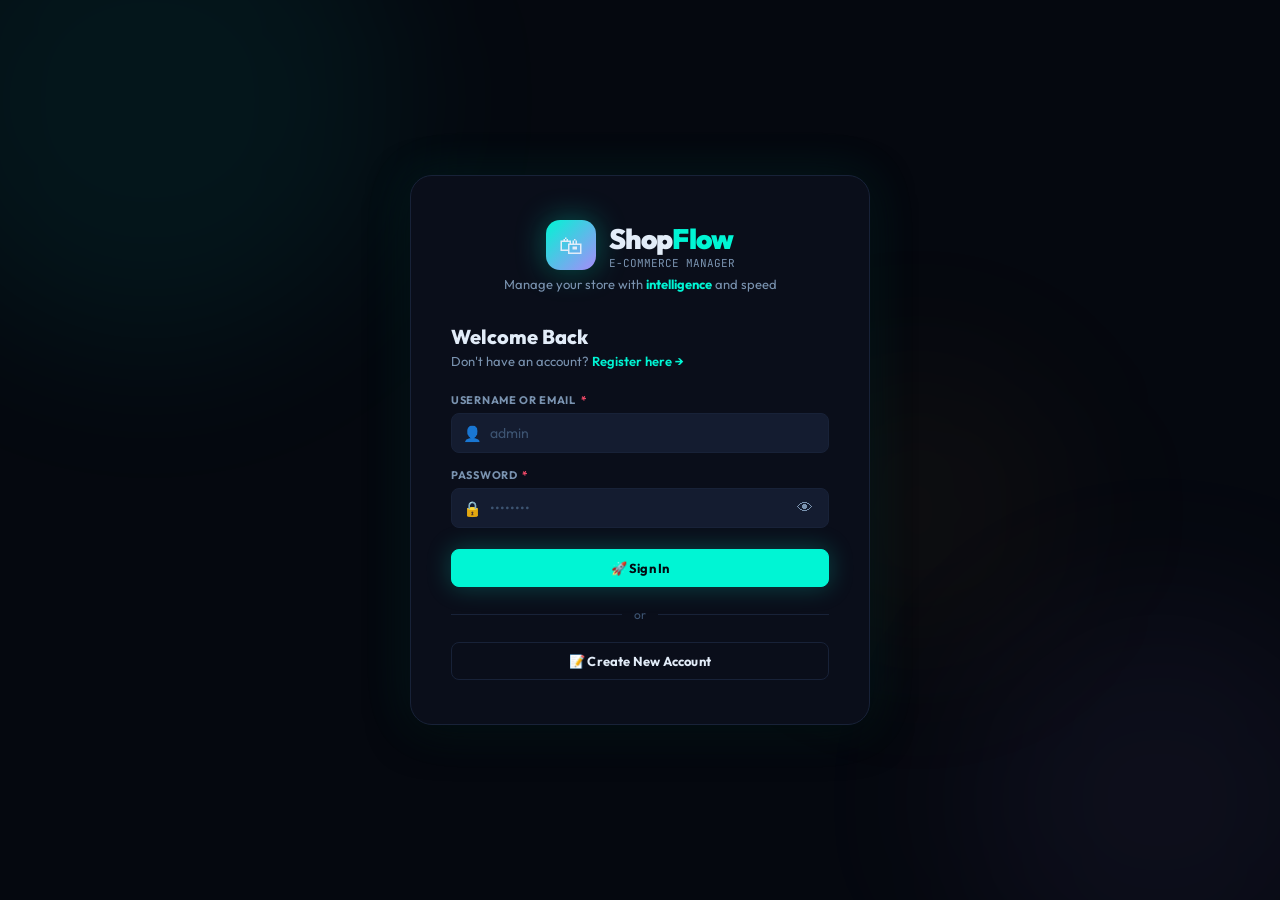
<file: shopflow.html>
<!DOCTYPE html>
<html lang="en">
<head>
<meta charset="UTF-8"/>
<meta name="viewport" content="width=device-width,initial-scale=1.0"/>
<title>ShopFlow — E-Commerce Manager</title>
<link rel="preconnect" href="https://fonts.googleapis.com"/>
<link href="https://fonts.googleapis.com/css2?family=Outfit:wght@300;400;500;600;700;800;900&family=JetBrains+Mono:wght@400;500;600&display=swap" rel="stylesheet"/>
<style>
/* ═══════════════════════════════════════════════
   ROOT VARIABLES
═══════════════════════════════════════════════ */
:root{
  --ink:#05080f;
  --ink2:#0a0e1a;
  --ink3:#0f1526;
  --ink4:#141c30;
  --ink5:#19243b;
  --ink6:#1f2d47;
  --teal:#00f5d4;
  --teal-d:rgba(0,245,212,.12);
  --teal-dd:rgba(0,245,212,.06);
  --amber:#ffb830;
  --rose:#ff4d6d;
  --emerald:#00e676;
  --violet:#a78bfa;
  --sky:#38bdf8;
  --txt:#e2ecf8;
  --txt2:#7a93b0;
  --txt3:#3d5472;
  --bdr:#182238;
  --bdr2:rgba(0,245,212,.22);
  --shd:0 8px 40px rgba(0,0,0,.5);
  --glow:0 0 50px rgba(0,245,212,.1);
  --r:8px;--r2:14px;--r3:22px;
  --f:'Outfit',sans-serif;
  --mono:'JetBrains Mono',monospace;
  --ease:cubic-bezier(.4,0,.2,1);
}

/* ═══════════════════════════════════════════════
   RESET & BASE
═══════════════════════════════════════════════ */
*,*::before,*::after{box-sizing:border-box;margin:0;padding:0}
html{scroll-behavior:smooth;font-size:15px}
body{font-family:var(--f);background:var(--ink);color:var(--txt);min-height:100vh;
  overflow-x:hidden;
  background-image:
    radial-gradient(ellipse 80% 50% at 20% 0%,rgba(0,245,212,.04) 0%,transparent 60%),
    radial-gradient(ellipse 60% 70% at 90% 100%,rgba(167,139,250,.04) 0%,transparent 60%),
    url("data:image/svg+xml,%3Csvg width='60' height='60' viewBox='0 0 60 60' xmlns='http://www.w3.org/2000/svg'%3E%3Cg fill='none' fill-rule='evenodd'%3E%3Cg fill='%23182238' fill-opacity='0.25'%3E%3Cpath d='M36 34v-4h-2v4h-4v2h4v4h2v-4h4v-2h-4zm0-30V0h-2v4h-4v2h4v4h2V6h4V4h-4zM6 34v-4H4v4H0v2h4v4h2v-4h4v-2H6zM6 4V0H4v4H0v2h4v4h2V6h4V4H6z'/%3E%3C/g%3E%3C/g%3E%3C/svg%3E");
}

/* ═══════════════════════════════════════════════
   PAGE SYSTEM
═══════════════════════════════════════════════ */
.page{display:none;min-height:100vh}
.page.active{display:flex}

/* ═══════════════════════════════════════════════
   AUTH PAGES (LOGIN + REGISTER)
═══════════════════════════════════════════════ */
#page-login,#page-register{
  align-items:center;justify-content:center;
  background:var(--ink);
  position:relative;overflow:hidden;
}

/* Animated background orbs */
.orb{position:absolute;border-radius:50%;filter:blur(80px);pointer-events:none;animation:drift 8s ease-in-out infinite alternate;}
.orb1{width:500px;height:500px;background:rgba(0,245,212,.06);top:-150px;left:-100px;animation-delay:0s}
.orb2{width:400px;height:400px;background:rgba(167,139,250,.05);bottom:-100px;right:-80px;animation-delay:-3s}
.orb3{width:300px;height:300px;background:rgba(255,184,48,.04);top:40%;left:60%;animation-delay:-5s}
@keyframes drift{from{transform:translate(0,0) scale(1)}to{transform:translate(30px,20px) scale(1.05)}}

/* Auth Card */
.auth-card{
  position:relative;z-index:10;
  background:var(--ink2);
  border:1px solid var(--bdr);
  border-radius:var(--r3);
  padding:44px 40px;
  width:100%;max-width:460px;
  box-shadow:var(--shd),var(--glow);
  animation:slideUp .4s var(--ease) both;
}
@keyframes slideUp{from{opacity:0;transform:translateY(24px)}to{opacity:1;transform:none}}

/* Logo */
.auth-logo{display:flex;align-items:center;justify-content:center;gap:13px;margin-bottom:6px}
.logo-gem{
  width:50px;height:50px;border-radius:14px;
  background:linear-gradient(135deg,var(--teal),var(--violet));
  display:flex;align-items:center;justify-content:center;font-size:24px;
  box-shadow:0 0 30px rgba(0,245,212,.35),0 4px 15px rgba(0,0,0,.4);
  flex-shrink:0;
}
.logo-text-big{font-size:28px;font-weight:900;letter-spacing:-.8px}
.logo-text-big span{color:var(--teal)}
.auth-tagline{text-align:center;font-size:13px;color:var(--txt2);margin-bottom:32px}
.auth-tagline strong{color:var(--teal)}

/* Auth form title */
.auth-heading{font-size:20px;font-weight:800;margin-bottom:4px}
.auth-sub{font-size:13px;color:var(--txt2);margin-bottom:24px}
.auth-sub a{color:var(--teal);cursor:pointer;text-decoration:none;font-weight:600}
.auth-sub a:hover{text-decoration:underline}

/* Divider */
.divider{display:flex;align-items:center;gap:12px;margin:20px 0;color:var(--txt3);font-size:12px}
.divider::before,.divider::after{content:'';flex:1;height:1px;background:var(--bdr)}

/* Alert */
.alert{border-radius:var(--r);padding:11px 14px;font-size:13px;margin-bottom:16px;display:none;
  animation:fadeIn .2s ease}
.alert.show{display:flex;align-items:center;gap:9px}
.alert.err{background:rgba(255,77,109,.1);border:1px solid rgba(255,77,109,.3);color:var(--rose)}
.alert.ok{background:rgba(0,230,118,.1);border:1px solid rgba(0,230,118,.3);color:var(--emerald)}
@keyframes fadeIn{from{opacity:0}to{opacity:1}}

/* ═══════════════════════════════════════════════
   FORM ELEMENTS
═══════════════════════════════════════════════ */
.fg{margin-bottom:15px;position:relative}
.lbl{display:block;font-size:11px;font-weight:700;letter-spacing:.7px;text-transform:uppercase;
  color:var(--txt2);margin-bottom:6px}
.req{color:var(--rose);margin-left:2px}
.inp-wrap{position:relative}
.inp-ico{position:absolute;left:12px;top:50%;transform:translateY(-50%);
  font-size:15px;pointer-events:none;z-index:1}
.fc{width:100%;background:var(--ink4);border:1.5px solid var(--bdr);border-radius:var(--r);
  color:var(--txt);font-family:var(--f);font-size:14px;padding:10px 14px;
  transition:.2s var(--ease);outline:none;appearance:none}
.fc.has-ico{padding-left:38px}
.fc:focus{border-color:var(--teal);box-shadow:0 0 0 3px rgba(0,245,212,.1)}
.fc::placeholder{color:var(--txt3)}
.fc.error{border-color:var(--rose);box-shadow:0 0 0 3px rgba(255,77,109,.1)}
.fc.success{border-color:var(--emerald)}
select.fc{cursor:pointer}
textarea.fc{resize:vertical;min-height:82px}
.ferr{font-size:11px;color:var(--rose);margin-top:4px;display:none}
.ferr.show{display:block}
.fhint{font-size:11px;color:var(--txt3);margin-top:4px}
.fgrid2{display:grid;grid-template-columns:1fr 1fr;gap:13px}
.fgrid3{display:grid;grid-template-columns:1fr 1fr 1fr;gap:13px}

/* Toggle password */
.pw-toggle{position:absolute;right:12px;top:50%;transform:translateY(-50%);
  background:none;border:none;cursor:pointer;color:var(--txt2);font-size:16px;
  padding:4px;transition:.2s}
.pw-toggle:hover{color:var(--txt)}

/* Password strength */
.pw-strength{margin-top:6px}
.pw-bar-wrap{display:flex;gap:4px;margin-bottom:4px}
.pw-bar{height:3px;flex:1;border-radius:2px;background:var(--bdr);transition:.3s}
.pw-label{font-size:11px;color:var(--txt2)}

/* ═══════════════════════════════════════════════
   BUTTONS
═══════════════════════════════════════════════ */
.btn{display:inline-flex;align-items:center;justify-content:center;gap:8px;
  padding:10px 20px;border-radius:var(--r);font-family:var(--f);font-size:13px;
  font-weight:700;cursor:pointer;transition:all .2s var(--ease);border:1.5px solid transparent;
  white-space:nowrap;letter-spacing:.2px;text-decoration:none}
.btn-full{width:100%}
.btn-primary{background:var(--teal);color:#030b12;border-color:var(--teal);
  box-shadow:0 0 25px rgba(0,245,212,.25)}
.btn-primary:hover{background:#1af8da;box-shadow:0 0 40px rgba(0,245,212,.4);transform:translateY(-1px)}
.btn-primary:active{transform:none}
.btn-secondary{background:transparent;color:var(--txt);border-color:var(--bdr)}
.btn-secondary:hover{background:var(--ink6);border-color:var(--txt2)}
.btn-danger{background:rgba(255,77,109,.1);color:var(--rose);border-color:rgba(255,77,109,.3)}
.btn-danger:hover{background:var(--rose);color:#fff}
.btn-warn{background:rgba(255,184,48,.1);color:var(--amber);border-color:rgba(255,184,48,.3)}
.btn-warn:hover{background:var(--amber);color:#030b12}
.btn-success{background:rgba(0,230,118,.1);color:var(--emerald);border-color:rgba(0,230,118,.3)}
.btn-success:hover{background:var(--emerald);color:#030b12}
.btn-sm{padding:6px 13px;font-size:12px}
.btn-icon{padding:7px;min-width:32px}
.btn:disabled{opacity:.4;cursor:not-allowed;transform:none!important;box-shadow:none!important}
.btn-loading{position:relative;color:transparent!important}
.btn-loading::after{content:'';position:absolute;width:16px;height:16px;border:2px solid currentColor;
  border-color:#030b12 transparent #030b12 transparent;border-radius:50%;
  animation:spin .6s linear infinite;top:50%;left:50%;margin:-8px}
@keyframes spin{to{transform:rotate(360deg)}}

/* ═══════════════════════════════════════════════
   DASHBOARD LAYOUT
═══════════════════════════════════════════════ */
#page-dashboard{flex-direction:row}
.sidebar{
  width:262px;flex-shrink:0;background:var(--ink2);
  border-right:1px solid var(--bdr);
  display:flex;flex-direction:column;
  position:fixed;top:0;bottom:0;left:0;z-index:200;
  transition:transform .3s var(--ease);
}
.sb-logo{padding:22px 18px 18px;border-bottom:1px solid var(--bdr);
  display:flex;align-items:center;gap:12px}
.sb-gem{width:38px;height:38px;border-radius:11px;
  background:linear-gradient(135deg,var(--teal),var(--violet));
  display:flex;align-items:center;justify-content:center;font-size:19px;
  box-shadow:0 0 20px rgba(0,245,212,.25);flex-shrink:0}
.sb-brand{font-size:17px;font-weight:900;letter-spacing:-.5px}
.sb-brand span{color:var(--teal)}
.sb-ver{font-size:10px;font-family:var(--mono);color:var(--txt3);letter-spacing:.8px}
.sb-nav{flex:1;padding:14px 10px;overflow-y:auto}
.sb-sec{font-size:10px;font-weight:800;letter-spacing:2px;text-transform:uppercase;
  color:var(--txt3);padding:8px 10px 4px;margin-top:6px}
.nav-item{display:flex;align-items:center;gap:11px;padding:9px 12px;border-radius:var(--r);
  cursor:pointer;color:var(--txt2);font-size:14px;font-weight:600;margin-bottom:2px;
  transition:all .18s var(--ease);border:1.5px solid transparent;user-select:none}
.nav-item:hover{background:var(--ink5);color:var(--txt)}
.nav-item.active{background:var(--teal-d);color:var(--teal);border-color:var(--bdr2);
  box-shadow:inset 3px 0 0 var(--teal)}
.nav-item .n-ico{font-size:17px;width:22px;text-align:center;flex-shrink:0}
.nav-item .n-badge{margin-left:auto;background:var(--teal);color:#030b12;
  font-size:10px;font-weight:800;padding:1px 7px;border-radius:20px}
.sb-footer{padding:14px 10px;border-top:1px solid var(--bdr)}

/* User card in sidebar */
.user-chip{background:var(--ink3);border:1px solid var(--bdr);border-radius:var(--r);
  padding:10px 12px;display:flex;align-items:center;gap:10px}
.user-av{width:36px;height:36px;border-radius:50%;
  background:linear-gradient(135deg,var(--teal),var(--violet));
  display:flex;align-items:center;justify-content:center;
  font-size:15px;font-weight:800;color:#030b12;flex-shrink:0}
.user-name{font-size:13px;font-weight:700;line-height:1.2;max-width:120px;
  white-space:nowrap;overflow:hidden;text-overflow:ellipsis}
.user-role{font-size:10px;color:var(--teal);font-family:var(--mono);text-transform:uppercase;letter-spacing:.5px}
.logout-ico{margin-left:auto;background:none;border:none;cursor:pointer;
  color:var(--txt3);font-size:18px;padding:4px;transition:.2s;border-radius:4px}
.logout-ico:hover{color:var(--rose);background:rgba(255,77,109,.1)}

/* Mini stats in sidebar bottom */
.sb-stats{display:grid;grid-template-columns:1fr 1fr;gap:6px;margin-bottom:10px}
.sb-stat{background:var(--ink3);border:1px solid var(--bdr);border-radius:var(--r);
  padding:8px;text-align:center}
.sb-stat-v{font-size:17px;font-weight:800;color:var(--teal)}
.sb-stat-l{font-size:10px;color:var(--txt3)}

/* Main area */
.main-area{margin-left:262px;flex:1;display:flex;flex-direction:column;min-height:100vh}
.topbar{background:var(--ink2);border-bottom:1px solid var(--bdr);height:62px;
  display:flex;align-items:center;justify-content:space-between;padding:0 28px;
  position:sticky;top:0;z-index:100}
.tb-left{display:flex;align-items:center;gap:12px}
.tb-title{font-size:19px;font-weight:800;letter-spacing:-.3px}
.tb-chip{font-family:var(--mono);font-size:10px;background:var(--teal-d);color:var(--teal);
  border:1px solid var(--bdr2);padding:3px 10px;border-radius:20px;letter-spacing:.4px}
.tb-right{display:flex;align-items:center;gap:10px}
.content{padding:28px;flex:1}

/* ── VIEWS ── */
.view{display:none;animation:viewIn .22s var(--ease)}
.view.active{display:block}
@keyframes viewIn{from{opacity:0;transform:translateY(10px)}to{opacity:1;transform:none}}

/* ═══════════════════════════════════════════════
   DASHBOARD STATS
═══════════════════════════════════════════════ */
.stats-grid{display:grid;grid-template-columns:repeat(4,1fr);gap:18px;margin-bottom:24px}
.stat-card{background:var(--ink3);border:1px solid var(--bdr);border-radius:var(--r2);
  padding:22px;position:relative;overflow:hidden;transition:all .2s var(--ease)}
.stat-card:hover{transform:translateY(-2px);border-color:var(--teal);box-shadow:var(--glow)}
.stat-card::before{content:'';position:absolute;top:0;left:0;right:0;height:2px}
.stat-card.c1::before{background:linear-gradient(90deg,var(--teal),transparent)}
.stat-card.c2::before{background:linear-gradient(90deg,var(--emerald),transparent)}
.stat-card.c3::before{background:linear-gradient(90deg,var(--amber),transparent)}
.stat-card.c4::before{background:linear-gradient(90deg,var(--violet),transparent)}
.stat-ico{font-size:24px;margin-bottom:12px}
.stat-val{font-size:30px;font-weight:900;margin-bottom:3px;letter-spacing:-1px}
.stat-lbl{font-size:12px;color:var(--txt2);font-weight:500}

/* ═══════════════════════════════════════════════
   CARDS & PANELS
═══════════════════════════════════════════════ */
.card{background:var(--ink3);border:1px solid var(--bdr);border-radius:var(--r2);padding:22px}
.card-hd{display:flex;align-items:center;justify-content:space-between;margin-bottom:18px}
.card-title{font-size:14px;font-weight:700;display:flex;align-items:center;gap:8px}

/* ═══════════════════════════════════════════════
   SEARCH BAR
═══════════════════════════════════════════════ */
.search-row{display:grid;grid-template-columns:1fr 120px 120px 150px auto;
  gap:10px;align-items:end;margin-bottom:18px}
.si-wrap{position:relative}
.si-ico{position:absolute;left:11px;top:50%;transform:translateY(-50%);
  color:var(--txt3);font-size:14px;pointer-events:none}
.si-wrap .fc{padding-left:34px}

/* ═══════════════════════════════════════════════
   PRODUCT TABLE
═══════════════════════════════════════════════ */
.tbl-wrap{overflow-x:auto;border-radius:var(--r);border:1px solid var(--bdr)}
table{width:100%;border-collapse:collapse;font-size:13px}
thead tr{background:var(--ink4);border-bottom:1px solid var(--bdr)}
th{padding:11px 15px;text-align:left;font-size:11px;font-weight:700;text-transform:uppercase;
  letter-spacing:1px;color:var(--txt2);white-space:nowrap}
td{padding:12px 15px;border-bottom:1px solid var(--bdr);vertical-align:middle}
tbody tr:last-child td{border-bottom:none}
tbody tr{transition:.15s}
tbody tr:hover{background:var(--ink4)}
.pname{font-weight:700;color:var(--txt)}
.psku{font-family:var(--mono);font-size:10px;color:var(--txt3);margin-top:2px}
.pcell{display:flex;align-items:center;gap:10px}
.pthumb{width:40px;height:40px;border-radius:var(--r);background:var(--ink5);
  display:flex;align-items:center;justify-content:center;font-size:20px;flex-shrink:0;
  overflow:hidden}
.pthumb img{width:100%;height:100%;object-fit:cover}
.price-val{font-family:var(--mono);font-weight:700;color:var(--teal)}
.badge{display:inline-flex;align-items:center;gap:4px;padding:2px 9px;border-radius:20px;
  font-size:11px;font-weight:700}
.badge-active{background:rgba(0,230,118,.1);color:var(--emerald);border:1px solid rgba(0,230,118,.25)}
.badge-inactive{background:rgba(122,147,176,.1);color:var(--txt2);border:1px solid rgba(122,147,176,.2)}
.badge-cat{background:var(--teal-d);color:var(--teal);border:1px solid var(--bdr2)}
.stock-cell{display:flex;align-items:center;gap:6px;font-family:var(--mono);font-size:12px}
.sdot{width:7px;height:7px;border-radius:50%;flex-shrink:0}
.sdot.hi{background:var(--emerald)}
.sdot.md{background:var(--amber)}
.sdot.lo{background:var(--rose);animation:blink 1.4s infinite}
@keyframes blink{0%,100%{opacity:1}50%{opacity:.3}}
.acts{display:flex;gap:5px}

/* ═══════════════════════════════════════════════
   PAGINATION
═══════════════════════════════════════════════ */
.pag{display:flex;align-items:center;justify-content:space-between;
  margin-top:18px;padding-top:15px;border-top:1px solid var(--bdr)}
.pag-info{font-size:12px;color:var(--txt2);font-family:var(--mono)}
.pag-info strong{color:var(--teal)}
.pag-btns{display:flex;gap:3px}
.pg{width:32px;height:32px;display:flex;align-items:center;justify-content:center;
  border-radius:var(--r);font-size:13px;font-weight:700;cursor:pointer;transition:.15s;
  border:1px solid var(--bdr);background:var(--ink3);color:var(--txt2);user-select:none}
.pg:hover:not([disabled]):not(.active){background:var(--ink5);color:var(--txt)}
.pg.active{background:var(--teal);color:#030b12;border-color:var(--teal)}
.pg[disabled]{opacity:.3;cursor:not-allowed}

/* ═══════════════════════════════════════════════
   MODALS
═══════════════════════════════════════════════ */
.overlay{position:fixed;inset:0;z-index:1000;background:rgba(0,0,0,.8);
  backdrop-filter:blur(6px);display:flex;align-items:center;justify-content:center;
  opacity:0;pointer-events:none;transition:.22s var(--ease)}
.overlay.on{opacity:1;pointer-events:all}
.modal{background:var(--ink2);border:1px solid var(--bdr);border-radius:var(--r3);
  width:90%;max-width:680px;max-height:92vh;overflow-y:auto;
  box-shadow:var(--shd);transform:translateY(18px) scale(.97);transition:.25s var(--ease)}
.overlay.on .modal{transform:none}
.modal.wide{max-width:820px}
.modal.sm{max-width:440px}
.mhd{padding:20px 24px;border-bottom:1px solid var(--bdr);display:flex;
  align-items:center;justify-content:space-between;
  position:sticky;top:0;background:var(--ink2);z-index:1}
.m-title{font-size:16px;font-weight:800}
.m-close{width:30px;height:30px;border-radius:var(--r);background:var(--ink5);
  border:1px solid var(--bdr);color:var(--txt2);cursor:pointer;display:flex;
  align-items:center;justify-content:center;font-size:16px;transition:.2s}
.m-close:hover{background:var(--rose);color:#fff;border-color:var(--rose)}
.mbody{padding:24px}
.mfoot{padding:14px 24px;border-top:1px solid var(--bdr);display:flex;justify-content:flex-end;gap:10px}
/* confirm */
.conf-ico{font-size:54px;text-align:center;margin-bottom:10px}
.conf-t{font-size:19px;font-weight:800;text-align:center;margin-bottom:8px}
.conf-s{font-size:14px;color:var(--txt2);text-align:center;line-height:1.6}

/* ═══════════════════════════════════════════════
   IMAGE UPLOAD
═══════════════════════════════════════════════ */
.img-area{border:2px dashed var(--bdr);border-radius:var(--r2);padding:24px;
  text-align:center;cursor:pointer;transition:.2s;position:relative;
  display:flex;align-items:center;justify-content:center;flex-direction:column;gap:7px;min-height:90px}
.img-area:hover,.img-area.over{border-color:var(--teal);background:var(--teal-dd)}
.img-area input{position:absolute;inset:0;opacity:0;cursor:pointer;width:100%;height:100%}
.img-area input[type=file]{font-size:0}
.img-thumb-wrap{position:relative;display:inline-block}
.img-thumb{max-width:100px;max-height:100px;border-radius:var(--r);object-fit:cover}
.img-rm{position:absolute;top:-8px;right:-8px;width:22px;height:22px;border-radius:50%;
  background:var(--rose);color:#fff;border:none;cursor:pointer;font-size:12px;
  display:flex;align-items:center;justify-content:center;font-weight:900;line-height:1}

/* ═══════════════════════════════════════════════
   BULK UPLOAD
═══════════════════════════════════════════════ */
.bulk-zone{border:2px dashed var(--bdr);border-radius:var(--r2);padding:44px;
  text-align:center;cursor:pointer;transition:.2s;position:relative}
.bulk-zone:hover,.bulk-zone.over{border-color:var(--teal);background:var(--teal-dd)}
.bulk-zone input{position:absolute;inset:0;opacity:0;cursor:pointer;width:100%}
.bz-ico{font-size:52px;margin-bottom:10px}
.bz-t{font-size:17px;font-weight:800;margin-bottom:5px}
.bz-s{font-size:13px;color:var(--txt2)}
.ftags{display:flex;gap:7px;justify-content:center;margin-top:12px;flex-wrap:wrap}
.ftag{background:var(--ink4);border:1px solid var(--bdr);padding:3px 10px;
  border-radius:20px;font-size:11px;font-family:var(--mono);color:var(--teal)}
/* results */
.res-sum{display:grid;grid-template-columns:repeat(3,1fr);gap:12px;margin-bottom:18px}
.res-c{background:var(--ink4);border:1px solid var(--bdr);border-radius:var(--r2);padding:16px;text-align:center}
.res-c.ok{border-color:rgba(0,230,118,.3)}.res-c.ok .res-v{color:var(--emerald)}
.res-c.wn{border-color:rgba(255,184,48,.3)}.res-c.wn .res-v{color:var(--amber)}
.res-c.bd{border-color:rgba(255,77,109,.3)}.res-c.bd .res-v{color:var(--rose)}
.res-v{font-size:28px;font-weight:900}
.res-l{font-size:12px;color:var(--txt2);margin-top:2px}
.res-list{display:flex;flex-direction:column;gap:7px}
.res-item{display:flex;align-items:flex-start;gap:9px;background:var(--ink4);
  border:1px solid var(--bdr);border-radius:var(--r);padding:11px 13px;font-size:13px}
.res-item.ok{border-left:3px solid var(--emerald)}
.res-item.wn{border-left:3px solid var(--amber)}
.res-item.bd{border-left:3px solid var(--rose)}
.ri-ico{font-size:15px;flex-shrink:0;margin-top:1px}
.ri-txt{flex:1}.ri-row{font-family:var(--mono);font-size:10px;color:var(--txt3);margin-top:2px}
/* rules */
.rules-box{background:var(--ink4);border:1px solid var(--bdr);border-radius:var(--r2);padding:16px;margin-top:22px}
.rules-box h4{font-size:11px;font-weight:800;color:var(--txt2);margin-bottom:9px;
  text-transform:uppercase;letter-spacing:.8px}
.rules-grid{display:grid;grid-template-columns:1fr 1fr;gap:5px;font-size:12px;color:var(--txt2)}
/* template bar */
.tmpl-bar{background:var(--ink4);border:1px solid var(--bdr);border-radius:var(--r2);
  padding:16px 20px;display:flex;align-items:center;justify-content:space-between;margin-bottom:22px}
.tmpl-bar h4{font-size:14px;font-weight:700;margin-bottom:3px}
.tmpl-bar p{font-size:12px;color:var(--txt2)}

/* ═══════════════════════════════════════════════
   PRODUCT DETAIL VIEW
═══════════════════════════════════════════════ */
.det-grid{display:grid;grid-template-columns:190px 1fr;gap:22px;align-items:start}
.det-img{width:190px;height:190px;border-radius:var(--r2);background:var(--ink4);
  border:1px solid var(--bdr);display:flex;align-items:center;justify-content:center;
  font-size:70px;overflow:hidden}
.det-img img{width:100%;height:100%;object-fit:cover}
.dr{display:flex;gap:6px;margin-bottom:10px;align-items:baseline}
.dk{font-size:11px;font-weight:700;text-transform:uppercase;letter-spacing:.4px;
  color:var(--txt2);min-width:90px;flex-shrink:0}
.dv{font-size:14px;color:var(--txt)}

/* ═══════════════════════════════════════════════
   TOASTS
═══════════════════════════════════════════════ */
.toast-cont{position:fixed;top:18px;right:18px;z-index:9999;display:flex;flex-direction:column;gap:9px;pointer-events:none}
.toast{display:flex;align-items:center;gap:11px;background:var(--ink3);
  border:1px solid var(--bdr);border-radius:var(--r2);padding:13px 16px;
  min-width:280px;max-width:380px;box-shadow:var(--shd);pointer-events:all;
  animation:tIn .3s var(--ease)}
.toast.ok{border-left:3px solid var(--emerald)}
.toast.err{border-left:3px solid var(--rose)}
.toast.wn{border-left:3px solid var(--amber)}
.toast.info{border-left:3px solid var(--teal)}
.t-msg{flex:1;font-size:13px;font-weight:600}
.t-cls{color:var(--txt3);cursor:pointer;font-size:14px;padding:2px}
.t-cls:hover{color:var(--txt)}
.toast.out{animation:tOut .3s var(--ease) forwards}
@keyframes tIn{from{transform:translateX(110%);opacity:0}to{transform:none;opacity:1}}
@keyframes tOut{to{transform:translateX(110%);opacity:0}}

/* ═══════════════════════════════════════════════
   EMPTY / LOADING STATES
═══════════════════════════════════════════════ */
.empty-state{text-align:center;padding:56px 30px}
.empty-ico{font-size:52px;margin-bottom:14px;opacity:.5}
.empty-t{font-size:16px;font-weight:700;margin-bottom:6px}
.empty-s{font-size:13px;color:var(--txt2)}

/* ═══════════════════════════════════════════════
   DASHBOARD PANELS
═══════════════════════════════════════════════ */
.dash-grid{display:grid;grid-template-columns:1fr 1fr;gap:20px}
.rec-item{display:flex;align-items:center;justify-content:space-between;
  padding:10px 0;border-bottom:1px solid var(--bdr)}
.rec-item:last-child{border-bottom:none}
.cat-row{display:flex;align-items:center;gap:10px;padding:8px 0;border-bottom:1px solid var(--bdr)}
.cat-row:last-child{border-bottom:none}
.cat-bar-wrap{flex:1;height:4px;background:var(--ink5);border-radius:2px}
.cat-bar{height:100%;background:var(--teal);border-radius:2px;transition:.4s}
.cat-count{font-family:var(--mono);font-size:12px;color:var(--teal);min-width:24px;text-align:right}

/* ═══════════════════════════════════════════════
   ACTIVITY LOG
═══════════════════════════════════════════════ */
.log-item{display:flex;align-items:flex-start;gap:10px;padding:10px 0;border-bottom:1px solid var(--bdr)}
.log-item:last-child{border-bottom:none}
.log-dot{width:8px;height:8px;border-radius:50%;margin-top:5px;flex-shrink:0}
.log-txt{flex:1;font-size:13px}
.log-time{font-family:var(--mono);font-size:10px;color:var(--txt3);margin-top:2px}

/* ═══════════════════════════════════════════════
   REGISTER STEPS
═══════════════════════════════════════════════ */
.step-dots{display:flex;gap:8px;justify-content:center;margin-bottom:24px}
.step-dot{width:8px;height:8px;border-radius:50%;background:var(--bdr);transition:.3s}
.step-dot.active{background:var(--teal);width:24px;border-radius:4px}
.step-dot.done{background:var(--emerald)}

/* Scrollbar */
::-webkit-scrollbar{width:5px;height:5px}
::-webkit-scrollbar-track{background:var(--ink)}
::-webkit-scrollbar-thumb{background:var(--bdr);border-radius:3px}
::-webkit-scrollbar-thumb:hover{background:var(--txt3)}

/* Responsive */
@media(max-width:1100px){.stats-grid{grid-template-columns:repeat(2,1fr)}}
@media(max-width:820px){
  .sidebar{transform:translateX(-100%)}.sidebar.open{transform:none}
  .main-area{margin-left:0}
  .fgrid2,.fgrid3{grid-template-columns:1fr}
  .search-row{grid-template-columns:1fr}
  .dash-grid{grid-template-columns:1fr}
  .det-grid{grid-template-columns:1fr}
}
</style>
</head>
<body>

<!-- ══════════════════════════════════════════
     TOAST CONTAINER
══════════════════════════════════════════ -->
<div class="toast-cont" id="toastCont"></div>

<!-- ══════════════════════════════════════════
     PAGE: LOGIN
══════════════════════════════════════════ -->
<div class="page active" id="page-login">
  <div class="orb orb1"></div><div class="orb orb2"></div><div class="orb orb3"></div>
  <div class="auth-card">
    <div class="auth-logo">
      <div class="logo-gem">🛍</div>
      <div>
        <div class="logo-text-big">Shop<span>Flow</span></div>
        <div style="font-size:11px;color:var(--txt2);font-family:var(--mono)">E-COMMERCE MANAGER</div>
      </div>
    </div>
    <p class="auth-tagline">Manage your store with <strong>intelligence</strong> and speed</p>


    <div class="alert err" id="login-err">⚠️ <span id="login-err-msg"></span></div>

    <div class="auth-heading">Welcome Back</div>
    <p class="auth-sub">Don't have an account? <a onclick="gotoRegister()">Register here →</a></p>

    <div class="fg">
      <label class="lbl">Username or Email <span class="req">*</span></label>
      <div class="inp-wrap">
        <span class="inp-ico">👤</span>
        <input type="text" class="fc has-ico" id="l-user" placeholder="admin" autocomplete="username"/>
      </div>
    </div>
    <div class="fg">
      <label class="lbl">Password <span class="req">*</span></label>
      <div class="inp-wrap">
        <span class="inp-ico">🔒</span>
        <input type="password" class="fc has-ico" id="l-pass" placeholder="••••••••" autocomplete="current-password" style="padding-right:42px"/>
        <button type="button" class="pw-toggle" onclick="togglePw('l-pass',this)">👁</button>
      </div>
    </div>

    <button class="btn btn-primary btn-full" id="login-btn" onclick="doLogin()" style="margin-top:6px">
      🚀 Sign In
    </button>

    <div class="divider">or</div>

    <button class="btn btn-secondary btn-full" onclick="gotoRegister()">📝 Create New Account</button>
  </div>
</div>

<!-- ══════════════════════════════════════════
     PAGE: REGISTER
══════════════════════════════════════════ -->
<div class="page" id="page-register">
  <div class="orb orb1"></div><div class="orb orb2"></div>
  <div class="auth-card" style="max-width:500px">
    <div class="auth-logo">
      <div class="logo-gem">🛍</div>
      <div>
        <div class="logo-text-big">Shop<span>Flow</span></div>
      </div>
    </div>

    <!-- Step indicators -->
    <div class="step-dots">
      <div class="step-dot active" id="sdot0"></div>
      <div class="step-dot" id="sdot1"></div>
      <div class="step-dot" id="sdot2"></div>
    </div>

    <div class="alert err" id="reg-err">⚠️ <span id="reg-err-msg"></span></div>
    <div class="alert ok" id="reg-ok">✅ <span id="reg-ok-msg"></span></div>

    <!-- STEP 1: Account info -->
    <div id="reg-step0">
      <div class="auth-heading">Create Account</div>
      <p class="auth-sub">Step 1 of 3 — Account Info · Already have one? <a onclick="gotoLogin()">Login →</a></p>
      <div class="fgrid2">
        <div class="fg">
          <label class="lbl">First Name <span class="req">*</span></label>
          <input type="text" class="fc" id="r-fname" placeholder="Raj"/>
        </div>
        <div class="fg">
          <label class="lbl">Last Name <span class="req">*</span></label>
          <input type="text" class="fc" id="r-lname" placeholder="Kumar"/>
        </div>
      </div>
      <div class="fg">
        <label class="lbl">Email Address <span class="req">*</span></label>
        <div class="inp-wrap">
          <span class="inp-ico">✉️</span>
          <input type="email" class="fc has-ico" id="r-email" placeholder="raj@example.com"/>
        </div>
      </div>
      <div class="fg">
        <label class="lbl">Username <span class="req">*</span></label>
        <div class="inp-wrap">
          <span class="inp-ico">👤</span>
          <input type="text" class="fc has-ico" id="r-uname" placeholder="rajkumar99" oninput="checkUsername(this)"/>
        </div>
        <div class="fhint" id="uname-hint"></div>
      </div>
      <button class="btn btn-primary btn-full" onclick="regStep1()">Continue →</button>
    </div>

    <!-- STEP 2: Password -->
    <div id="reg-step1" style="display:none">
      <div class="auth-heading">Set Password</div>
      <p class="auth-sub">Step 2 of 3 — Secure your account</p>
      <div class="fg">
        <label class="lbl">Password <span class="req">*</span></label>
        <div class="inp-wrap">
          <span class="inp-ico">🔒</span>
          <input type="password" class="fc has-ico" id="r-pass" placeholder="Min 6 characters" oninput="checkPwStrength(this)" style="padding-right:42px"/>
          <button type="button" class="pw-toggle" onclick="togglePw('r-pass',this)">👁</button>
        </div>
        <div class="pw-strength">
          <div class="pw-bar-wrap">
            <div class="pw-bar" id="pb0"></div><div class="pw-bar" id="pb1"></div>
            <div class="pw-bar" id="pb2"></div><div class="pw-bar" id="pb3"></div>
          </div>
          <div class="pw-label" id="pw-lbl">Enter a password</div>
        </div>
      </div>
      <div class="fg">
        <label class="lbl">Confirm Password <span class="req">*</span></label>
        <div class="inp-wrap">
          <span class="inp-ico">🔒</span>
          <input type="password" class="fc has-ico" id="r-pass2" placeholder="Repeat password" style="padding-right:42px"/>
          <button type="button" class="pw-toggle" onclick="togglePw('r-pass2',this)">👁</button>
        </div>
      </div>
      <div style="display:flex;gap:10px">
        <button class="btn btn-secondary" onclick="regBack(0)" style="flex:1">← Back</button>
        <button class="btn btn-primary" onclick="regStep2()" style="flex:2">Continue →</button>
      </div>
    </div>

    <!-- STEP 3: Store info -->
    <div id="reg-step2" style="display:none">
      <div class="auth-heading">Store Details</div>
      <p class="auth-sub">Step 3 of 3 — Almost there!</p>
      <div class="fg">
        <label class="lbl">Store Name <span class="req">*</span></label>
        <input type="text" class="fc" id="r-store" placeholder="My Awesome Store"/>
      </div>
      <div class="fg">
        <label class="lbl">Role</label>
        <select class="fc" id="r-role">
          <option value="admin">Admin</option>
          <option value="manager">Store Manager</option>
        </select>
      </div>
      <div class="fg">
        <label class="lbl">Phone (optional)</label>
        <input type="tel" class="fc" id="r-phone" placeholder="+91 9876543210"/>
      </div>
      <div style="display:flex;gap:10px">
        <button class="btn btn-secondary" onclick="regBack(1)" style="flex:1">← Back</button>
        <button class="btn btn-primary" onclick="doRegister()" style="flex:2" id="reg-btn">✅ Create Account</button>
      </div>
      <div style="text-align:center;margin-top:14px">
        <a onclick="gotoLogin()" style="font-size:13px;color:var(--txt2);cursor:pointer">← Back to Login</a>
      </div>
    </div>
  </div>
</div>

<!-- ══════════════════════════════════════════
     PAGE: DASHBOARD
══════════════════════════════════════════ -->
<div class="page" id="page-dashboard">

  <!-- SIDEBAR -->
  <aside class="sidebar" id="sidebar">
    <div class="sb-logo">
      <div class="sb-gem">🛍</div>
      <div>
        <div class="sb-brand">Shop<span>Flow</span></div>
        <div class="sb-ver">v2.0 · LOCAL</div>
      </div>
    </div>

    <nav class="sb-nav">
      <div class="sb-sec">Overview</div>
      <div class="nav-item active" data-view="dashboard" onclick="switchView('dashboard',this)">
        <span class="n-ico">📊</span><span>Dashboard</span>
      </div>

      <div class="sb-sec">Products</div>
      <div class="nav-item" data-view="products" onclick="switchView('products',this)">
        <span class="n-ico">📦</span><span>All Products</span>
        <span class="n-badge" id="sb-prod-count">0</span>
      </div>
      <div class="nav-item" data-view="add" onclick="switchView('add',this)">
        <span class="n-ico">➕</span><span>Add Product</span>
      </div>
      <div class="nav-item" data-view="bulk" onclick="switchView('bulk',this)">
        <span class="n-ico">📤</span><span>Bulk Upload</span>
      </div>

      <div class="sb-sec">Account</div>
      <div class="nav-item" data-view="users" onclick="switchView('users',this)">
        <span class="n-ico">👥</span><span>Users</span>
      </div>
    </nav>

    <div class="sb-footer">
      <div class="sb-stats">
        <div class="sb-stat"><div class="sb-stat-v" id="sb-total">0</div><div class="sb-stat-l">Total</div></div>
        <div class="sb-stat"><div class="sb-stat-v" id="sb-active">0</div><div class="sb-stat-l">Active</div></div>
      </div>
      <div class="user-chip">
        <div class="user-av" id="sb-av">A</div>
        <div>
          <div class="user-name" id="sb-uname">Admin</div>
          <div class="user-role" id="sb-role">admin</div>
        </div>
        <button class="logout-ico" onclick="doLogout()" title="Logout">⏻</button>
      </div>
    </div>
  </aside>

  <!-- MAIN -->
  <div class="main-area">
    <header class="topbar">
      <div class="tb-left">
        <div class="tb-title" id="tb-title">Dashboard</div>
        <span class="tb-chip">STORE ADMIN</span>
      </div>
      <div class="tb-right">
        <button class="btn btn-primary btn-sm" onclick="switchView('add',document.querySelector('[data-view=add]'))">➕ New Product</button>
        <button class="btn btn-secondary btn-sm" onclick="switchView('bulk',document.querySelector('[data-view=bulk]'))">📤 Bulk Upload</button>
        <button class="btn btn-danger btn-sm" onclick="doLogout()">⏻ Logout</button>
      </div>
    </header>

    <div class="content">

      <!-- ── DASHBOARD VIEW ── -->
      <div class="view active" id="view-dashboard">
        <div class="stats-grid">
          <div class="stat-card c1"><div class="stat-ico">📦</div><div class="stat-val" id="d-total">0</div><div class="stat-lbl">Total Products</div></div>
          <div class="stat-card c2"><div class="stat-ico">✅</div><div class="stat-val" id="d-active">0</div><div class="stat-lbl">Active Products</div></div>
          <div class="stat-card c3"><div class="stat-ico">💰</div><div class="stat-val" id="d-value">₹0</div><div class="stat-lbl">Inventory Value</div></div>
          <div class="stat-card c4"><div class="stat-ico">🏷</div><div class="stat-val" id="d-cats">0</div><div class="stat-lbl">Categories</div></div>
        </div>
        <div class="dash-grid">
          <div class="card">
            <div class="card-hd">
              <div class="card-title">📋 Recently Added</div>
              <button class="btn btn-secondary btn-sm" onclick="switchView('products',document.querySelector('[data-view=products]'))">View All →</button>
            </div>
            <div id="dash-recent"></div>
          </div>
          <div class="card">
            <div class="card-hd"><div class="card-title">🏷 By Category</div></div>
            <div id="dash-cats"></div>
          </div>
        </div>
        <div class="card" style="margin-top:20px">
          <div class="card-hd"><div class="card-title">📝 Activity Log</div></div>
          <div id="dash-activity"></div>
        </div>
      </div>

      <!-- ── PRODUCTS VIEW ── -->
      <div class="view" id="view-products">
        <div class="card">
          <div class="card-hd">
            <div class="card-title">📦 Product Catalogue</div>
            <button class="btn btn-primary btn-sm" onclick="switchView('add',document.querySelector('[data-view=add]'))">➕ New Product</button>
          </div>
          <!-- Search -->
          <div class="search-row">
            <div class="si-wrap">
              <span class="si-ico">🔍</span>
              <input type="text" class="fc" id="s-name" placeholder="Search by name or SKU…" oninput="applyFilters()"/>
            </div>
            <div>
              <label class="lbl">Min ₹</label>
              <input type="number" class="fc" id="s-pmin" placeholder="0" min="0" oninput="applyFilters()"/>
            </div>
            <div>
              <label class="lbl">Max ₹</label>
              <input type="number" class="fc" id="s-pmax" placeholder="∞" min="0" oninput="applyFilters()"/>
            </div>
            <div>
              <label class="lbl">Category</label>
              <select class="fc" id="s-cat" onchange="applyFilters()">
                <option value="">All Categories</option>
              </select>
            </div>
            <div style="display:flex;align-items:flex-end">
              <button class="btn btn-secondary" onclick="clearSearch()">✕ Clear</button>
            </div>
          </div>
          <!-- Table -->
          <div class="tbl-wrap">
            <table>
              <thead>
                <tr>
                  <th>#</th><th>Product</th><th>Category</th><th>Price</th>
                  <th>Stock</th><th>Status</th><th>Added</th><th>Actions</th>
                </tr>
              </thead>
              <tbody id="prod-tbody"></tbody>
            </table>
          </div>
          <!-- Pagination -->
          <div class="pag">
            <div class="pag-info" id="pag-info">Showing <strong>0</strong> products</div>
            <div class="pag-btns" id="pag-btns"></div>
          </div>
        </div>
      </div>

      <!-- ── ADD PRODUCT VIEW ── -->
      <div class="view" id="view-add">
        <div class="card" style="max-width:760px">
          <div class="card-hd">
            <div class="card-title">➕ Add New Product</div>
          </div>
          <div class="fgrid2">
            <div class="fg">
              <label class="lbl">Product Name <span class="req">*</span></label>
              <input type="text" class="fc" id="a-name" placeholder="e.g. Wireless Earbuds"/>
              <div class="ferr" id="a-name-err"></div>
            </div>
            <div class="fg">
              <label class="lbl">SKU <span class="req">*</span></label>
              <input type="text" class="fc" id="a-sku" placeholder="e.g. ELEC-001"/>
              <div class="ferr" id="a-sku-err"></div>
              <div class="fhint">Unique product code</div>
            </div>
          </div>
          <div class="fgrid3">
            <div class="fg">
              <label class="lbl">Category <span class="req">*</span></label>
              <select class="fc" id="a-cat">
                <option value="">Select…</option>
                <option value="Electronics">Electronics</option>
                <option value="Clothing">Clothing</option>
                <option value="Kitchen">Kitchen</option>
                <option value="Sports">Sports</option>
                <option value="Accessories">Accessories</option>
                <option value="Books">Books</option>
                <option value="Other">Other</option>
              </select>
              <div class="ferr" id="a-cat-err"></div>
            </div>
            <div class="fg">
              <label class="lbl">Price ₹ <span class="req">*</span></label>
              <input type="number" class="fc" id="a-price" placeholder="0.00" min="0" step="0.01"/>
              <div class="ferr" id="a-price-err"></div>
            </div>
            <div class="fg">
              <label class="lbl">Stock Qty <span class="req">*</span></label>
              <input type="number" class="fc" id="a-stock" placeholder="0" min="0"/>
              <div class="ferr" id="a-stock-err"></div>
            </div>
          </div>
          <div class="fg">
            <label class="lbl">Status</label>
            <select class="fc" id="a-status">
              <option value="Active">Active</option>
              <option value="Inactive">Inactive</option>
            </select>
          </div>
          <div class="fg">
            <label class="lbl">Description</label>
            <textarea class="fc" id="a-desc" placeholder="Product description…"></textarea>
          </div>
          <div class="fg">
            <label class="lbl">Product Image</label>
            <div class="img-area" id="a-img-area" onclick="document.getElementById('a-img-inp').click()">
              <input type="file" id="a-img-inp" accept="image/*" onchange="handleImageAdd(this)" style="display:none"/>
              <div id="a-img-prev" style="display:none"></div>
              <div id="a-img-ph" class="img-placeholder">
                <span style="font-size:30px">🖼</span>
                <span style="font-size:13px;color:var(--txt2)">Click to upload (max 2MB)</span>
                <span style="font-size:11px;color:var(--txt3)">JPG, PNG, WEBP · No URLs allowed</span>
              </div>
            </div>
          </div>
          <div style="display:flex;gap:12px;justify-content:flex-end;margin-top:6px">
            <button class="btn btn-secondary" onclick="switchView('products',document.querySelector('[data-view=products]'))">Cancel</button>
            <button class="btn btn-primary" onclick="doAddProduct()">✅ Save Product</button>
          </div>
        </div>
      </div>

      <!-- ── BULK UPLOAD VIEW ── -->
      <div class="view" id="view-bulk">
        <div style="max-width:800px">
          <div class="tmpl-bar">
            <div><h4>📄 Download CSV Template</h4><p>Use this template to format your bulk upload file</p></div>
            <button class="btn btn-secondary" onclick="dlTemplate()">⬇ Download Template</button>
          </div>
          <div class="card">
            <div class="card-hd"><div class="card-title">📤 Bulk Product Upload</div></div>
            <div class="bulk-zone" id="bulk-zone">
              <input type="file" id="bulk-inp" accept=".csv" onchange="processBulk(this.files[0])"/>
              <div class="bz-ico">📁</div>
              <h3 class="bz-t">Drag & drop CSV file here</h3>
              <p class="bz-s">or click to browse</p>
              <div class="ftags"><span class="ftag">.CSV</span></div>
            </div>
            <div id="bulk-processing" style="display:none;padding:24px;text-align:center;color:var(--txt2)">
              <span style="font-size:22px">⏳</span> Processing file…
            </div>
            <div id="bulk-results" style="display:none;margin-top:22px">
              <div class="res-sum">
                <div class="res-c ok"><div class="res-v" id="br-ok">0</div><div class="res-l">✅ Uploaded</div></div>
                <div class="res-c wn"><div class="res-v" id="br-wn">0</div><div class="res-l">⚠️ Skipped</div></div>
                <div class="res-c bd"><div class="res-v" id="br-bd">0</div><div class="res-l">❌ Failed</div></div>
              </div>
              <div class="res-list" id="br-list"></div>
              <div style="display:flex;gap:10px;justify-content:flex-end;margin-top:16px">
                <button class="btn btn-secondary" onclick="resetBulk()">Upload Another</button>
                <button class="btn btn-primary" onclick="switchView('products',document.querySelector('[data-view=products]'))">View Products →</button>
              </div>
            </div>
            <div class="rules-box">
              <h4>📋 Upload Rules</h4>
              <div class="rules-grid">
                <div>✅ Required: name, sku, category, price, stock</div>
                <div>🚫 Image URLs are blocked</div>
                <div>🚫 Duplicate SKUs rejected</div>
                <div>✅ Valid rows auto-saved</div>
                <div>⚠️ Existing SKUs are skipped</div>
                <div>✅ Status defaults to Active</div>
              </div>
            </div>
          </div>
        </div>
      </div>

      <!-- ── USERS VIEW ── -->
      <div class="view" id="view-users">
        <div class="card">
          <div class="card-hd">
            <div class="card-title">👥 Registered Users</div>
          </div>
          <div class="tbl-wrap">
            <table>
              <thead>
                <tr><th>#</th><th>Name</th><th>Username</th><th>Email</th><th>Role</th><th>Store</th><th>Registered</th></tr>
              </thead>
              <tbody id="users-tbody"></tbody>
            </table>
          </div>
        </div>
      </div>

    </div><!-- /content -->
  </div><!-- /main-area -->
</div><!-- /page-dashboard -->

<!-- ══════════════════════════════════════════
     MODALS
══════════════════════════════════════════ -->

<!-- View Product Modal -->
<div class="overlay" id="view-modal">
  <div class="modal wide">
    <div class="mhd">
      <div class="m-title">👁 Product Details</div>
      <button class="m-close" onclick="closeModal('view-modal')">✕</button>
    </div>
    <div class="mbody" id="view-modal-body"></div>
    <div class="mfoot">
      <button class="btn btn-warn" id="view-edit-btn">✏️ Edit</button>
      <button class="btn btn-secondary" onclick="closeModal('view-modal')">Close</button>
    </div>
  </div>
</div>

<!-- Edit Product Modal -->
<div class="overlay" id="edit-modal">
  <div class="modal wide">
    <div class="mhd">
      <div class="m-title">✏️ Edit Product</div>
      <button class="m-close" onclick="closeModal('edit-modal')">✕</button>
    </div>
    <div class="mbody">
      <input type="hidden" id="e-id"/>
      <div class="fgrid2">
        <div class="fg">
          <label class="lbl">Product Name <span class="req">*</span></label>
          <input type="text" class="fc" id="e-name"/>
          <div class="ferr" id="e-name-err"></div>
        </div>
        <div class="fg">
          <label class="lbl">SKU <span class="req">*</span></label>
          <input type="text" class="fc" id="e-sku"/>
          <div class="ferr" id="e-sku-err"></div>
        </div>
      </div>
      <div class="fgrid3">
        <div class="fg">
          <label class="lbl">Category <span class="req">*</span></label>
          <select class="fc" id="e-cat">
            <option value="">Select…</option>
            <option value="Electronics">Electronics</option>
            <option value="Clothing">Clothing</option>
            <option value="Kitchen">Kitchen</option>
            <option value="Sports">Sports</option>
            <option value="Accessories">Accessories</option>
            <option value="Books">Books</option>
            <option value="Other">Other</option>
          </select>
        </div>
        <div class="fg">
          <label class="lbl">Price ₹ <span class="req">*</span></label>
          <input type="number" class="fc" id="e-price" min="0" step="0.01"/>
        </div>
        <div class="fg">
          <label class="lbl">Stock Qty <span class="req">*</span></label>
          <input type="number" class="fc" id="e-stock" min="0"/>
        </div>
      </div>
      <div class="fg">
        <label class="lbl">Status</label>
        <select class="fc" id="e-status">
          <option value="Active">Active</option>
          <option value="Inactive">Inactive</option>
        </select>
      </div>
      <div class="fg">
        <label class="lbl">Description</label>
        <textarea class="fc" id="e-desc"></textarea>
      </div>
      <div class="fg">
        <label class="lbl">Product Image</label>
        <div class="img-area" onclick="document.getElementById('e-img-inp').click()">
          <input type="file" id="e-img-inp" accept="image/*" onchange="handleImageEdit(this)" style="display:none"/>
          <div id="e-img-prev" style="display:none"></div>
          <div id="e-img-ph" class="img-placeholder">
            <span style="font-size:28px">🖼</span>
            <span style="font-size:13px;color:var(--txt2)">Click to change image</span>
          </div>
        </div>
      </div>
    </div>
    <div class="mfoot">
      <button class="btn btn-secondary" onclick="closeModal('edit-modal')">Cancel</button>
      <button class="btn btn-primary" onclick="doEditProduct()">💾 Save Changes</button>
    </div>
  </div>
</div>

<!-- Delete Confirm Modal -->
<div class="overlay" id="del-modal">
  <div class="modal sm">
    <div class="mbody" style="padding:32px;text-align:center">
      <div class="conf-ico">🗑️</div>
      <div class="conf-t">Delete Product?</div>
      <div class="conf-s">Are you sure you want to delete<br/><strong id="del-name">this product</strong>?<br/>This action cannot be undone.</div>
    </div>
    <div class="mfoot" style="justify-content:center;gap:12px">
      <button class="btn btn-secondary" onclick="closeModal('del-modal')">Cancel</button>
      <button class="btn btn-danger" onclick="confirmDelete()">🗑 Delete</button>
    </div>
  </div>
</div>

<!-- Logout Confirm Modal -->
<div class="overlay" id="logout-modal">
  <div class="modal sm">
    <div class="mbody" style="padding:32px;text-align:center">
      <div class="conf-ico">👋</div>
      <div class="conf-t">Sign Out?</div>
      <div class="conf-s">You'll be returned to the login page.<br/>Your data stays saved locally.</div>
    </div>
    <div class="mfoot" style="justify-content:center;gap:12px">
      <button class="btn btn-secondary" onclick="closeModal('logout-modal')">Stay</button>
      <button class="btn btn-danger" onclick="confirmLogout()">⏻ Sign Out</button>
    </div>
  </div>
</div>

<!-- ══════════════════════════════════════════
     JAVASCRIPT
══════════════════════════════════════════ -->
<script>
// ═══════════════════════════════════════
// LOCAL STORAGE KEYS
// ═══════════════════════════════════════
const KEY_USERS    = 'sf_users';
const KEY_PRODUCTS = 'sf_products';
const KEY_SESSION  = 'sf_session';
const KEY_LOG      = 'sf_activity';

// ═══════════════════════════════════════
// STORAGE HELPERS
// ═══════════════════════════════════════
const LS = {
  get: k => { try { return JSON.parse(localStorage.getItem(k)) } catch { return null } },
  set: (k, v) => localStorage.setItem(k, JSON.stringify(v)),
  del: k => localStorage.removeItem(k),
};

// ═══════════════════════════════════════
// APP STATE
// ═══════════════════════════════════════
let STATE = {
  user: null,
  products: [],
  filtered: [],
  page: 1,
  perPage: 10,
  editId: null,
  deleteId: null,
  viewId: null,
  editImgData: null,
  addImgData: null,
  regStep: 0,
  regData: {},
};

// ═══════════════════════════════════════
// INIT — seed default admin
// ═══════════════════════════════════════
(function init() {
  let users = LS.get(KEY_USERS) || [];
  if (!users.length) {
    users.push({
      id: uid(),
      firstName:'Admin',lastName:'User',
      email:'admin@shopflow.com',
      username:'admin',
      password: hashPw('admin123'),
      role:'admin',
      store:'ShopFlow Store',
      phone:'',
      createdAt: new Date().toISOString()
    });
    LS.set(KEY_USERS, users);
  }

  let prods = LS.get(KEY_PRODUCTS) || [];
  if (!prods.length) {
    const samples = [
      {name:'Wireless Bluetooth Headphones',sku:'ELEC-001',category:'Electronics',price:2999,stock:50,status:'Active',desc:'Premium sound quality wireless headphones'},
      {name:'Organic Cotton T-Shirt',sku:'CLTH-001',category:'Clothing',price:599,stock:120,status:'Active',desc:'Comfortable 100% organic cotton tee'},
      {name:'Stainless Steel Water Bottle',sku:'KTCH-001',category:'Kitchen',price:899,stock:80,status:'Active',desc:'BPA-free insulated water bottle 750ml'},
      {name:'Yoga Mat Premium',sku:'SPRT-001',category:'Sports',price:1499,stock:35,status:'Active',desc:'Non-slip premium quality yoga mat'},
      {name:'Leather Wallet',sku:'ACCM-001',category:'Accessories',price:1299,stock:60,status:'Active',desc:'Genuine leather slim bifold wallet'},
      {name:'Mechanical Keyboard',sku:'ELEC-002',category:'Electronics',price:4999,stock:25,status:'Active',desc:'RGB mechanical gaming keyboard'},
      {name:'Running Shoes Pro',sku:'SPRT-002',category:'Sports',price:3499,stock:45,status:'Active',desc:'Lightweight professional running shoes'},
      {name:'Ceramic Coffee Mug',sku:'KTCH-002',category:'Kitchen',price:349,stock:200,status:'Active',desc:'Hand-crafted ceramic mug 300ml'},
      {name:'Denim Jacket Classic',sku:'CLTH-002',category:'Clothing',price:2199,stock:30,status:'Active',desc:'Classic blue denim jacket unisex'},
      {name:'Sunglasses UV400',sku:'ACCM-002',category:'Accessories',price:799,stock:90,status:'Active',desc:'Full UV400 protection polarized lens'},
      {name:'Portable Power Bank',sku:'ELEC-003',category:'Electronics',price:1899,stock:70,status:'Active',desc:'20000mAh fast charging power bank'},
      {name:'Bamboo Cutting Board',sku:'KTCH-003',category:'Kitchen',price:699,stock:55,status:'Inactive',desc:'Eco-friendly bamboo cutting board large'},
    ];
    samples.forEach(p => prods.push({
      id:uid(), ...p, image:null, imageHash:null,
      createdAt:new Date().toISOString(), updatedAt:new Date().toISOString()
    }));
    LS.set(KEY_PRODUCTS, prods);
  }

  // Check existing session
  const session = LS.get(KEY_SESSION);
  if (session && session.user) {
    STATE.user = session.user;
    loadDashboard();
    showPage('page-dashboard');
  } else {
    showPage('page-login');
  }
})();

// ═══════════════════════════════════════
// UTILITIES
// ═══════════════════════════════════════
function uid() { return Date.now().toString(36) + Math.random().toString(36).slice(2,7); }
function hashPw(pw) { /* Simple hash for demo — never use in production */ let h=0; for(let i=0;i<pw.length;i++){h=((h<<5)-h)+pw.charCodeAt(i);h|=0;} return 'sf_'+Math.abs(h).toString(16); }
function esc(s) { return String(s||'').replace(/&/g,'&amp;').replace(/</g,'&lt;').replace(/>/g,'&gt;').replace(/"/g,'&quot;'); }
function fmtDate(iso) { return new Date(iso).toLocaleDateString('en-IN',{day:'2-digit',month:'short',year:'numeric'}); }
function fmtAgo(iso) {
  const d = (Date.now()-new Date(iso))/1000;
  if(d<60) return 'just now';
  if(d<3600) return Math.floor(d/60)+'m ago';
  if(d<86400) return Math.floor(d/3600)+'h ago';
  return fmtDate(iso);
}
function logActivity(action, detail) {
  const log = LS.get(KEY_LOG) || [];
  log.unshift({ id:uid(), action, detail, user: STATE.user?.username||'?', time: new Date().toISOString() });
  LS.set(KEY_LOG, log.slice(0, 50));
}

// ═══════════════════════════════════════
// PAGE / VIEW SWITCHER
// ═══════════════════════════════════════
function showPage(id) {
  document.querySelectorAll('.page').forEach(p => p.classList.remove('active'));
  document.getElementById(id).classList.add('active');
}

const viewTitles = {dashboard:'Dashboard',products:'Product Catalogue',add:'Add Product',bulk:'Bulk Upload',users:'Registered Users'};
function switchView(name, el) {
  document.querySelectorAll('.view').forEach(v => v.classList.remove('active'));
  document.getElementById('view-'+name).classList.add('active');
  document.querySelectorAll('.nav-item').forEach(n => n.classList.remove('active'));
  if(el) el.classList.add('active');
  document.getElementById('tb-title').textContent = viewTitles[name]||name;
  if(name==='products') renderProducts();
  if(name==='dashboard') renderDashboard();
  if(name==='users') renderUsers();
}

// ═══════════════════════════════════════
// AUTH — LOGIN
// ═══════════════════════════════════════
function doLogin() {
  const username = document.getElementById('l-user').value.trim();
  const password = document.getElementById('l-pass').value;
  const errEl = document.getElementById('login-err');
  const errMsg = document.getElementById('login-err-msg');
  errEl.classList.remove('show');

  if (!username || !password) {
    errMsg.textContent = 'Please fill in all fields';
    errEl.classList.add('show'); return;
  }

  const users = LS.get(KEY_USERS) || [];
  const user = users.find(u => (u.username === username || u.email === username) && u.password === hashPw(password));

  if (!user) {
    errMsg.textContent = 'Invalid username or password';
    errEl.classList.add('show'); return;
  }

  STATE.user = { id:user.id, username:user.username, firstName:user.firstName, lastName:user.lastName, role:user.role, store:user.store };
  LS.set(KEY_SESSION, { user: STATE.user, loginAt: new Date().toISOString() });
  logActivity('LOGIN', `${user.username} logged in`);
  loadDashboard();
  showPage('page-dashboard');
  toast('Welcome back, '+user.firstName+'! 👋', 'ok');
}

document.getElementById('l-pass').addEventListener('keydown', e => { if(e.key==='Enter') doLogin(); });
document.getElementById('l-user').addEventListener('keydown', e => { if(e.key==='Enter') document.getElementById('l-pass').focus(); });

// ═══════════════════════════════════════
// AUTH — REGISTER (3 steps)
// ═══════════════════════════════════════
function gotoRegister() { showPage('page-register'); resetReg(); }
function gotoLogin() { showPage('page-login'); }

function resetReg() {
  STATE.regStep = 0; STATE.regData = {};
  ['r-fname','r-lname','r-email','r-uname','r-pass','r-pass2','r-store','r-phone'].forEach(id => {
    const el = document.getElementById(id); if(el) el.value = '';
  });
  document.getElementById('r-role').value = 'admin';
  showRegStep(0);
  document.getElementById('reg-err').classList.remove('show');
  document.getElementById('reg-ok').classList.remove('show');
}

function showRegStep(n) {
  [0,1,2].forEach(i => {
    document.getElementById('reg-step'+i).style.display = i===n ? '' : 'none';
    const dot = document.getElementById('sdot'+i);
    dot.classList.toggle('active', i===n);
    dot.classList.toggle('done', i<n);
  });
  STATE.regStep = n;
}

function checkUsername(inp) {
  const val = inp.value.trim();
  const hint = document.getElementById('uname-hint');
  if(!val) { hint.textContent=''; return; }
  if(val.length < 3) { hint.textContent='Min 3 characters'; hint.style.color='var(--rose)'; return; }
  if(!/^[a-zA-Z0-9_]+$/.test(val)) { hint.textContent='Only letters, numbers, underscore'; hint.style.color='var(--rose)'; return; }
  const users = LS.get(KEY_USERS)||[];
  if(users.find(u=>u.username===val)) { hint.textContent='Username taken'; hint.style.color='var(--rose)'; return; }
  hint.textContent='✓ Available'; hint.style.color='var(--emerald)';
}

function regStep1() {
  const fname=document.getElementById('r-fname').value.trim();
  const lname=document.getElementById('r-lname').value.trim();
  const email=document.getElementById('r-email').value.trim();
  const uname=document.getElementById('r-uname').value.trim();
  const errEl=document.getElementById('reg-err');
  const errMsg=document.getElementById('reg-err-msg');
  errEl.classList.remove('show');

  if(!fname||!lname) { errMsg.textContent='First and last name are required'; errEl.classList.add('show'); return; }
  if(!email||!email.includes('@')) { errMsg.textContent='Valid email required'; errEl.classList.add('show'); return; }
  if(!uname||uname.length<3) { errMsg.textContent='Username must be at least 3 characters'; errEl.classList.add('show'); return; }
  if(!/^[a-zA-Z0-9_]+$/.test(uname)) { errMsg.textContent='Username: only letters, numbers, underscore'; errEl.classList.add('show'); return; }

  const users = LS.get(KEY_USERS)||[];
  if(users.find(u=>u.username===uname)) { errMsg.textContent='Username already taken'; errEl.classList.add('show'); return; }
  if(users.find(u=>u.email===email)) { errMsg.textContent='Email already registered'; errEl.classList.add('show'); return; }

  STATE.regData = { firstName:fname, lastName:lname, email, username:uname };
  showRegStep(1);
}

function regBack(step) { showRegStep(step); document.getElementById('reg-err').classList.remove('show'); }

function checkPwStrength(inp) {
  const pw = inp.value;
  const bars = [0,1,2,3].map(i => document.getElementById('pb'+i));
  const lbl = document.getElementById('pw-lbl');
  let score = 0;
  if(pw.length>=6) score++;
  if(pw.length>=10) score++;
  if(/[A-Z]/.test(pw)&&/[a-z]/.test(pw)) score++;
  if(/[0-9]/.test(pw)&&/[^a-zA-Z0-9]/.test(pw)) score++;
  const colors=['var(--rose)','var(--amber)','var(--sky)','var(--emerald)'];
  const labels=['Too weak','Weak','Good','Strong 💪'];
  bars.forEach((b,i)=>{ b.style.background=i<score?colors[score-1]:'var(--bdr)'; });
  lbl.textContent=pw?labels[score-1]||labels[0]:'Enter a password';
  lbl.style.color=pw?colors[score-1]:'var(--txt2)';
}

function regStep2() {
  const pw=document.getElementById('r-pass').value;
  const pw2=document.getElementById('r-pass2').value;
  const errEl=document.getElementById('reg-err');
  const errMsg=document.getElementById('reg-err-msg');
  errEl.classList.remove('show');
  if(pw.length<6) { errMsg.textContent='Password must be at least 6 characters'; errEl.classList.add('show'); return; }
  if(pw!==pw2) { errMsg.textContent='Passwords do not match'; errEl.classList.add('show'); return; }
  STATE.regData.password = hashPw(pw);
  showRegStep(2);
}

function doRegister() {
  const store=document.getElementById('r-store').value.trim();
  const role=document.getElementById('r-role').value;
  const phone=document.getElementById('r-phone').value.trim();
  const errEl=document.getElementById('reg-err');
  const errMsg=document.getElementById('reg-err-msg');
  const okEl=document.getElementById('reg-ok');
  const okMsg=document.getElementById('reg-ok-msg');
  errEl.classList.remove('show');

  if(!store) { errMsg.textContent='Store name is required'; errEl.classList.add('show'); return; }

  const newUser = {
    id: uid(),
    ...STATE.regData,
    role, store, phone,
    createdAt: new Date().toISOString()
  };
  const users = LS.get(KEY_USERS)||[];
  users.push(newUser);
  LS.set(KEY_USERS, users);

  logActivity('REGISTER', `New user registered: ${newUser.username}`);
  okMsg.textContent = `Account created! Welcome, ${newUser.firstName}!`;
  okEl.classList.add('show');

  setTimeout(() => {
    showPage('page-login');
    toast('Account created! You can login now 🎉','ok');
  }, 1800);
}

// ═══════════════════════════════════════
// LOGOUT
// ═══════════════════════════════════════
function doLogout() { openModal('logout-modal'); }
function confirmLogout() {
  logActivity('LOGOUT', `${STATE.user?.username} logged out`);
  LS.del(KEY_SESSION);
  STATE.user = null;
  closeModal('logout-modal');
  showPage('page-login');
  toast('Logged out successfully','info');
}

// ═══════════════════════════════════════
// LOAD DASHBOARD
// ═══════════════════════════════════════
function loadDashboard() {
  STATE.products = LS.get(KEY_PRODUCTS) || [];
  STATE.filtered = [...STATE.products];
  updateSidebar();
  renderDashboard();
  populateCatFilter();
}

function updateSidebar() {
  const u = STATE.user;
  if(!u) return;
  document.getElementById('sb-uname').textContent = u.firstName+' '+u.lastName;
  document.getElementById('sb-role').textContent = u.role;
  document.getElementById('sb-av').textContent = (u.firstName||'?')[0].toUpperCase();
  const total = STATE.products.length;
  const active = STATE.products.filter(p=>p.status==='Active').length;
  document.getElementById('sb-total').textContent = total;
  document.getElementById('sb-active').textContent = active;
  document.getElementById('sb-prod-count').textContent = total;
}

// ═══════════════════════════════════════
// DASHBOARD RENDER
// ═══════════════════════════════════════
function renderDashboard() {
  const prods = STATE.products;
  const active = prods.filter(p=>p.status==='Active').length;
  const value = prods.reduce((s,p)=>s+(p.price*p.stock),0);
  const cats = [...new Set(prods.map(p=>p.category))].length;

  document.getElementById('d-total').textContent = prods.length;
  document.getElementById('d-active').textContent = active;
  document.getElementById('d-value').textContent = '₹'+(value>=1000?(value/1000).toFixed(1)+'K':value);
  document.getElementById('d-cats').textContent = cats;

  // Recent products
  const recent = [...prods].sort((a,b)=>new Date(b.createdAt)-new Date(a.createdAt)).slice(0,5);
  document.getElementById('dash-recent').innerHTML = recent.length ? recent.map(p=>`
    <div class="rec-item">
      <div>
        <div style="font-weight:700;font-size:13px">${esc(p.name)}</div>
        <div style="font-size:11px;color:var(--txt3);font-family:var(--mono)">${esc(p.sku)}</div>
      </div>
      <div style="text-align:right">
        <div style="font-weight:800;color:var(--teal);font-family:var(--mono)">₹${p.price.toLocaleString('en-IN')}</div>
        <span class="badge badge-${p.status==='Active'?'active':'inactive'}">${p.status}</span>
      </div>
    </div>`).join('') : '<div style="color:var(--txt2);font-size:13px;padding:20px 0">No products yet</div>';

  // Category breakdown
  const catMap = {};
  prods.forEach(p=>catMap[p.category]=(catMap[p.category]||0)+1);
  const maxCount = Math.max(...Object.values(catMap),1);
  document.getElementById('dash-cats').innerHTML = Object.entries(catMap).sort((a,b)=>b[1]-a[1]).map(([cat,cnt])=>`
    <div class="cat-row">
      <div style="font-size:13px;min-width:100px">${esc(cat)}</div>
      <div class="cat-bar-wrap"><div class="cat-bar" style="width:${Math.round(cnt/maxCount*100)}%"></div></div>
      <div class="cat-count">${cnt}</div>
    </div>`).join('') || '<div style="color:var(--txt2);font-size:13px">No categories</div>';

  // Activity log
  const logs = (LS.get(KEY_LOG)||[]).slice(0,8);
  const actColors = {LOGIN:'var(--teal)',LOGOUT:'var(--txt3)',ADD_PRODUCT:'var(--emerald)',UPDATE_PRODUCT:'var(--amber)',DELETE_PRODUCT:'var(--rose)',REGISTER:'var(--violet)',BULK_UPLOAD:'var(--sky)'};
  document.getElementById('dash-activity').innerHTML = logs.length ? logs.map(l=>`
    <div class="log-item">
      <div class="log-dot" style="background:${actColors[l.action]||'var(--txt2)'}"></div>
      <div class="log-txt">
        <div><strong>${esc(l.user)}</strong> — ${esc(l.detail)}</div>
        <div class="log-time">${fmtAgo(l.time)}</div>
      </div>
    </div>`).join('') : '<div style="color:var(--txt2);font-size:13px;padding:16px 0">No activity yet</div>';
}

// ═══════════════════════════════════════
// PRODUCT TABLE RENDER
// ═══════════════════════════════════════
function applyFilters() {
  const q = (document.getElementById('s-name')?.value||'').toLowerCase();
  const pmin = parseFloat(document.getElementById('s-pmin')?.value)||0;
  const pmax = parseFloat(document.getElementById('s-pmax')?.value)||Infinity;
  const cat = document.getElementById('s-cat')?.value||'';

  STATE.filtered = STATE.products.filter(p => {
    const mName = !q || p.name.toLowerCase().includes(q) || p.sku.toLowerCase().includes(q);
    const mPrice = p.price>=pmin && p.price<=pmax;
    const mCat = !cat || p.category===cat;
    return mName && mPrice && mCat;
  });
  STATE.page = 1;
  renderProducts();
}

function clearSearch() {
  ['s-name','s-pmin','s-pmax'].forEach(id=>{ const el=document.getElementById(id); if(el)el.value=''; });
  document.getElementById('s-cat').value='';
  STATE.filtered=[...STATE.products]; STATE.page=1; renderProducts();
}

function populateCatFilter() {
  const cats = [...new Set(STATE.products.map(p=>p.category))].sort();
  const sel = document.getElementById('s-cat');
  if(!sel) return;
  const cur = sel.value;
  sel.innerHTML = '<option value="">All Categories</option>' + cats.map(c=>`<option value="${esc(c)}" ${c===cur?'selected':''}>${esc(c)}</option>`).join('');
}

function renderProducts() {
  const {filtered, page, perPage} = STATE;
  const start = (page-1)*perPage;
  const pageProds = filtered.slice(start, start+perPage);
  const total = filtered.length;
  const totalPages = Math.ceil(total/perPage)||1;
  const tbody = document.getElementById('prod-tbody');

  if(!pageProds.length) {
    tbody.innerHTML=`<tr><td colspan="8"><div class="empty-state"><div class="empty-ico">📦</div><div class="empty-t">No products found</div><div class="empty-s">Try adjusting your search filters</div></div></td></tr>`;
  } else {
    tbody.innerHTML = pageProds.map((p,i)=>{
      const sl = p.stock>50?'hi':p.stock>10?'md':'lo';
      const thumb = p.image ? `<img src="${p.image}" alt="" style="width:100%;height:100%;object-fit:cover"/>` : getCatEmoji(p.category);
      return `<tr>
        <td style="font-family:var(--mono);font-size:11px;color:var(--txt3)">${start+i+1}</td>
        <td>
          <div class="pcell">
            <div class="pthumb">${thumb}</div>
            <div><div class="pname">${esc(p.name)}</div><div class="psku">${esc(p.sku)}</div></div>
          </div>
        </td>
        <td><span class="badge badge-cat">${esc(p.category)}</span></td>
        <td class="price-val">₹${(+p.price).toLocaleString('en-IN')}</td>
        <td><div class="stock-cell"><span class="sdot ${sl}"></span>${p.stock}</div></td>
        <td><span class="badge badge-${p.status==='Active'?'active':'inactive'}">${p.status}</span></td>
        <td style="font-size:11px;color:var(--txt3)">${fmtDate(p.createdAt)}</td>
        <td><div class="acts">
          <button class="btn btn-sm btn-secondary btn-icon" onclick="openView('${p.id}')" title="View">👁</button>
          <button class="btn btn-sm btn-warn btn-icon" onclick="openEdit('${p.id}')" title="Edit">✏️</button>
          <button class="btn btn-sm btn-danger btn-icon" onclick="openDel('${p.id}')" title="Delete">🗑</button>
        </div></td>
      </tr>`;
    }).join('');
  }

  // Pagination info
  document.getElementById('pag-info').innerHTML = `Showing <strong>${total===0?0:start+1}–${Math.min(start+perPage,total)}</strong> of <strong>${total}</strong> products`;
  renderPagination(totalPages);
}

function renderPagination(totalPages) {
  const {page} = STATE;
  const cont = document.getElementById('pag-btns');
  let html = `<span class="pg" onclick="goPage(${page-1})" ${page===1?'disabled':''}>‹</span>`;
  let s=Math.max(1,page-2), e=Math.min(totalPages,s+4);
  if(e-s<4) s=Math.max(1,e-4);
  if(s>1){html+=`<span class="pg" onclick="goPage(1)">1</span>`;if(s>2)html+=`<span class="pg" style="cursor:default;border:none">…</span>`;}
  for(let i=s;i<=e;i++) html+=`<span class="pg ${i===page?'active':''}" onclick="goPage(${i})">${i}</span>`;
  if(e<totalPages){if(e<totalPages-1)html+=`<span class="pg" style="cursor:default;border:none">…</span>`;html+=`<span class="pg" onclick="goPage(${totalPages})">${totalPages}</span>`;}
  html+=`<span class="pg" onclick="goPage(${page+1})" ${page>=totalPages?'disabled':''}>›</span>`;
  cont.innerHTML=html;
}

function goPage(p) {
  const max=Math.ceil(STATE.filtered.length/STATE.perPage)||1;
  if(p<1||p>max) return;
  STATE.page=p; renderProducts();
}

function getCatEmoji(cat){
  const m={Electronics:'💻',Clothing:'👕',Kitchen:'🍳',Sports:'⚽',Accessories:'👜',Books:'📚',Other:'📦'};
  return m[cat]||'📦';
}

// ═══════════════════════════════════════
// ADD PRODUCT
// ═══════════════════════════════════════
function handleImageAdd(inp) {
  if(!inp.files||!inp.files[0]) return;
  const file = inp.files[0];
  if(!file.type.startsWith('image/')) { toast('Only image files allowed','err'); inp.value=''; return; }
  if(file.size>2*1024*1024) { toast('Image must be under 2MB','err'); inp.value=''; return; }
  const reader=new FileReader();
  reader.onload=e=>{
    STATE.addImgData=e.target.result;
    document.getElementById('a-img-ph').style.display='none';
    document.getElementById('a-img-prev').style.display='block';
    document.getElementById('a-img-prev').innerHTML=`<div class="img-thumb-wrap"><img src="${e.target.result}" class="img-thumb"/><button type="button" class="img-rm" onclick="clearAddImg()">✕</button></div>`;
  };
  reader.readAsDataURL(file);
}
function clearAddImg() {
  STATE.addImgData=null;
  document.getElementById('a-img-inp').value='';
  document.getElementById('a-img-prev').style.display='none';
  document.getElementById('a-img-prev').innerHTML='';
  document.getElementById('a-img-ph').style.display='flex';
}

function doAddProduct() {
  clearFerrs();
  const name=v('a-name'), sku=v('a-sku'), cat=v('a-cat');
  const price=parseFloat(v('a-price')), stock=parseInt(v('a-stock'));
  const status=v('a-status'), desc=v('a-desc');
  let ok=true;

  if(!name){showFerr('a-name-err','Product name required');ok=false;}
  if(!sku){showFerr('a-sku-err','SKU required');ok=false;}
  if(!cat){showFerr('a-cat-err','Category required');ok=false;}
  if(isNaN(price)||price<0){showFerr('a-price-err','Valid price required');ok=false;}
  if(isNaN(stock)||stock<0){showFerr('a-stock-err','Valid stock required');ok=false;}
  if(!ok) return;

  const prods = LS.get(KEY_PRODUCTS)||[];
  if(prods.find(p=>p.sku===sku)){showFerr('a-sku-err','SKU already exists');return;}

  // Image hash duplicate check
  if(STATE.addImgData) {
    const imgHash = simpleHash(STATE.addImgData);
    if(prods.find(p=>p.imageHash===imgHash)){toast('This image is already used for another product!','err');return;}
  }

  const prod = {
    id:uid(), name, sku, category:cat, price, stock, status, desc,
    image: STATE.addImgData||null,
    imageHash: STATE.addImgData?simpleHash(STATE.addImgData):null,
    createdAt:new Date().toISOString(), updatedAt:new Date().toISOString()
  };
  prods.push(prod);
  LS.set(KEY_PRODUCTS, prods);
  STATE.products=prods; STATE.filtered=[...prods];

  logActivity('ADD_PRODUCT',`Added: ${name} (${sku})`);
  updateSidebar(); populateCatFilter();
  resetAddForm();
  switchView('products',document.querySelector('[data-view=products]'));
  toast(`"${name}" added successfully! ✅`,'ok');
}

function resetAddForm() {
  ['a-name','a-sku','a-price','a-stock','a-desc'].forEach(id=>document.getElementById(id).value='');
  document.getElementById('a-cat').value=''; document.getElementById('a-status').value='Active';
  clearAddImg(); clearFerrs();
}

// ═══════════════════════════════════════
// VIEW MODAL
// ═══════════════════════════════════════
function openView(id) {
  const p=STATE.products.find(x=>x.id===id); if(!p) return;
  STATE.viewId=id;
  const imgHtml = p.image?`<img src="${p.image}" style="width:100%;height:100%;object-fit:cover"/>`:getCatEmoji(p.category);
  document.getElementById('view-modal-body').innerHTML=`
    <div class="det-grid">
      <div class="det-img">${imgHtml}</div>
      <div>
        <h2 style="font-size:20px;font-weight:900;margin-bottom:6px">${esc(p.name)}</h2>
        <span class="badge badge-${p.status==='Active'?'active':'inactive'}" style="margin-bottom:16px;display:inline-flex">${p.status}</span>
        <div class="dr"><span class="dk">SKU</span><span class="dv" style="font-family:var(--mono)">${esc(p.sku)}</span></div>
        <div class="dr"><span class="dk">Category</span><span class="badge badge-cat">${esc(p.category)}</span></div>
        <div class="dr"><span class="dk">Price</span><span class="dv" style="color:var(--teal);font-weight:900;font-size:20px;font-family:var(--mono)">₹${(+p.price).toLocaleString('en-IN')}</span></div>
        <div class="dr"><span class="dk">Stock</span><span class="dv">${p.stock} units</span></div>
        <div class="dr"><span class="dk">Added</span><span class="dv">${fmtDate(p.createdAt)}</span></div>
        <div class="dr"><span class="dk">Updated</span><span class="dv">${fmtDate(p.updatedAt)}</span></div>
        ${p.desc?`<div class="dr" style="flex-direction:column;gap:4px"><span class="dk">Description</span><span class="dv" style="color:var(--txt2)">${esc(p.desc)}</span></div>`:''}
      </div>
    </div>`;
  document.getElementById('view-edit-btn').onclick=()=>{closeModal('view-modal');openEdit(id);};
  openModal('view-modal');
}

// ═══════════════════════════════════════
// EDIT MODAL
// ═══════════════════════════════════════
function openEdit(id) {
  const p=STATE.products.find(x=>x.id===id); if(!p) return;
  STATE.editId=id; STATE.editImgData=p.image||null;
  document.getElementById('e-id').value=id;
  document.getElementById('e-name').value=p.name;
  document.getElementById('e-sku').value=p.sku;
  document.getElementById('e-cat').value=p.category;
  document.getElementById('e-price').value=p.price;
  document.getElementById('e-stock').value=p.stock;
  document.getElementById('e-status').value=p.status;
  document.getElementById('e-desc').value=p.desc||'';

  const prev=document.getElementById('e-img-prev');
  const ph=document.getElementById('e-img-ph');
  if(p.image){
    prev.style.display='block';
    prev.innerHTML=`<div class="img-thumb-wrap"><img src="${p.image}" class="img-thumb"/><button type="button" class="img-rm" onclick="clearEditImg()">✕</button></div>`;
    ph.style.display='none';
  } else { clearEditImg(); }

  clearFerrs(); openModal('edit-modal');
}

function handleImageEdit(inp) {
  if(!inp.files||!inp.files[0]) return;
  const file=inp.files[0];
  if(!file.type.startsWith('image/')) { toast('Only image files allowed','err'); return; }
  if(file.size>2*1024*1024) { toast('Image must be under 2MB','err'); return; }
  const reader=new FileReader();
  reader.onload=e=>{
    STATE.editImgData=e.target.result;
    document.getElementById('e-img-ph').style.display='none';
    document.getElementById('e-img-prev').style.display='block';
    document.getElementById('e-img-prev').innerHTML=`<div class="img-thumb-wrap"><img src="${e.target.result}" class="img-thumb"/><button type="button" class="img-rm" onclick="clearEditImg()">✕</button></div>`;
  };
  reader.readAsDataURL(file);
}
function clearEditImg() {
  STATE.editImgData=null;
  document.getElementById('e-img-inp').value='';
  document.getElementById('e-img-prev').style.display='none';
  document.getElementById('e-img-prev').innerHTML='';
  document.getElementById('e-img-ph').style.display='flex';
}

function doEditProduct() {
  clearFerrs();
  const id=document.getElementById('e-id').value;
  const name=v('e-name'), sku=v('e-sku'), cat=v('e-cat');
  const price=parseFloat(v('e-price')), stock=parseInt(v('e-stock'));
  const status=v('e-status'), desc=v('e-desc');
  let ok=true;
  if(!name){showFerr('e-name-err','Required');ok=false;}
  if(!sku){showFerr('e-sku-err','Required');ok=false;}
  if(isNaN(price)||price<0){ok=false;}
  if(isNaN(stock)||stock<0){ok=false;}
  if(!ok) return;

  let prods=LS.get(KEY_PRODUCTS)||[];
  if(prods.find(p=>p.sku===sku&&p.id!==id)){showFerr('e-sku-err','SKU already exists');return;}

  // Duplicate image check
  if(STATE.editImgData) {
    const imgHash=simpleHash(STATE.editImgData);
    if(prods.find(p=>p.imageHash===imgHash&&p.id!==id)){toast('Image already used for another product!','err');return;}
  }

  prods=prods.map(p=>{
    if(p.id!==id) return p;
    return {...p, name, sku, category:cat, price, stock, status, desc,
      image:STATE.editImgData,
      imageHash:STATE.editImgData?simpleHash(STATE.editImgData):null,
      updatedAt:new Date().toISOString()};
  });
  LS.set(KEY_PRODUCTS,prods);
  STATE.products=prods; STATE.filtered=[...prods]; applyFilters();
  logActivity('UPDATE_PRODUCT',`Updated: ${name} (${sku})`);
  updateSidebar(); populateCatFilter();
  closeModal('edit-modal');
  toast(`"${name}" updated! 💾`,'ok');
}

// ═══════════════════════════════════════
// DELETE
// ═══════════════════════════════════════
function openDel(id) {
  const p=STATE.products.find(x=>x.id===id); if(!p) return;
  STATE.deleteId=id;
  document.getElementById('del-name').textContent=p.name;
  openModal('del-modal');
}
function confirmDelete() {
  const id=STATE.deleteId; if(!id) return;
  const p=STATE.products.find(x=>x.id===id);
  let prods=(LS.get(KEY_PRODUCTS)||[]).filter(x=>x.id!==id);
  LS.set(KEY_PRODUCTS,prods);
  STATE.products=prods; applyFilters();
  logActivity('DELETE_PRODUCT',`Deleted: ${p?.name||id}`);
  updateSidebar(); populateCatFilter();
  closeModal('del-modal');
  toast('Product deleted','ok');
  STATE.deleteId=null;
}

// ═══════════════════════════════════════
// BULK UPLOAD
// ═══════════════════════════════════════
const bz=document.getElementById('bulk-zone');
bz.addEventListener('dragover',e=>{e.preventDefault();bz.classList.add('over')});
bz.addEventListener('dragleave',()=>bz.classList.remove('over'));
bz.addEventListener('drop',e=>{e.preventDefault();bz.classList.remove('over');if(e.dataTransfer.files[0])processBulk(e.dataTransfer.files[0])});

function processBulk(file) {
  if(!file) return;
  const ext=file.name.split('.').pop().toLowerCase();
  if(ext!=='csv'){toast('Only CSV files supported','err');return;}
  document.getElementById('bulk-processing').style.display='block';
  document.getElementById('bulk-results').style.display='none';
  const reader=new FileReader();
  reader.onload=e=>{
    const rows=parseCSV(e.target.result);
    processBulkRows(rows);
    document.getElementById('bulk-processing').style.display='none';
  };
  reader.readAsText(file);
}

function parseCSV(text) {
  const lines=text.split('\n').filter(l=>l.trim());
  if(lines.length<2) return [];
  const hdrs=lines[0].split(',').map(h=>h.trim().toLowerCase().replace(/[^a-z]/g,''));
  return lines.slice(1).map(line=>{
    const vals=parseCSVLine(line);
    const obj={};
    hdrs.forEach((h,i)=>obj[h]=(vals[i]||'').trim());
    return obj;
  });
}
function parseCSVLine(line) {
  const r=[];let c='';let inQ=false;
  for(const ch of line){if(ch==='"')inQ=!inQ;else if(ch===','&&!inQ){r.push(c);c='';}else c+=ch;}
  r.push(c);return r;
}

function processBulkRows(rows) {
  const res={ok:[],wn:[],bd:[]};
  const seen=new Set();
  let prods=LS.get(KEY_PRODUCTS)||[];
  let rn=2;

  for(const row of rows) {
    const errs=[];
    const name=(row.name||'').trim();
    const sku=(row.sku||'').trim();
    const cat=(row.category||'').trim();
    const price=parseFloat(row.price);
    const stock=parseInt(row.stock);
    const image=row.image||'';

    if(image&&(image.startsWith('http://')||image.startsWith('https://'))) errs.push('Image URLs not allowed');
    if(!name) errs.push('Name required');
    if(!sku) errs.push('SKU required');
    if(!cat) errs.push('Category required');
    if(!row.price||isNaN(price)||price<0) errs.push('Valid price required');
    if(!row.stock||isNaN(stock)||stock<0) errs.push('Valid stock required');

    if(errs.length){res.bd.push({rn,name:name||`Row ${rn}`,errs});rn++;continue;}

    if(seen.has(sku)){res.wn.push({rn,name,msg:`Duplicate SKU "${sku}" in file`});rn++;continue;}
    seen.add(sku);
    if(prods.find(p=>p.sku===sku)){res.wn.push({rn,name,msg:`SKU "${sku}" already exists`});rn++;continue;}

    const newP={id:uid(),name,sku,category:cat,price,stock,
      status:['Active','Inactive'].includes(row.status)?row.status:'Active',
      desc:(row.description||'').trim(),image:null,imageHash:null,
      createdAt:new Date().toISOString(),updatedAt:new Date().toISOString()};
    prods.push(newP);
    res.ok.push({rn,name});
    rn++;
  }

  if(res.ok.length){
    LS.set(KEY_PRODUCTS,prods);
    STATE.products=prods; STATE.filtered=[...prods];
    updateSidebar(); populateCatFilter();
    logActivity('BULK_UPLOAD',`Bulk: ${res.ok.length} added, ${res.wn.length} skipped, ${res.bd.length} failed`);
  }

  showBulkResults(res);
  if(res.ok.length) toast(`${res.ok.length} product(s) uploaded! 📤`,'ok');
}

function showBulkResults(res) {
  document.getElementById('br-ok').textContent=res.ok.length;
  document.getElementById('br-wn').textContent=res.wn.length;
  document.getElementById('br-bd').textContent=res.bd.length;
  let html='';
  res.ok.forEach(r=>html+=`<div class="res-item ok"><span class="ri-ico">✅</span><div class="ri-txt"><strong>${esc(r.name)}</strong> added<div class="ri-row">Row ${r.rn}</div></div></div>`);
  res.wn.forEach(r=>html+=`<div class="res-item wn"><span class="ri-ico">⚠️</span><div class="ri-txt"><strong>${esc(r.name)}</strong> — ${esc(r.msg)}<div class="ri-row">Row ${r.rn}</div></div></div>`);
  res.bd.forEach(r=>html+=`<div class="res-item bd"><span class="ri-ico">❌</span><div class="ri-txt"><strong>${esc(r.name)}</strong>: ${r.errs.map(esc).join('; ')}<div class="ri-row">Row ${r.rn}</div></div></div>`);
  document.getElementById('br-list').innerHTML=html||'<div style="color:var(--txt2);font-size:13px">No rows processed</div>';
  document.getElementById('bulk-results').style.display='block';
}

function resetBulk() {
  document.getElementById('bulk-inp').value='';
  document.getElementById('bulk-results').style.display='none';
}

function dlTemplate() {
  const csv='name,sku,category,price,stock,status,description\nSample Product,PRD-001,Electronics,999,50,Active,Sample product description';
  const a=document.createElement('a');
  a.href='data:text/csv;charset=utf-8,'+encodeURIComponent(csv);
  a.download='shopflow_template.csv'; a.click();
  toast('Template downloaded! 📄','info');
}

// ═══════════════════════════════════════
// USERS VIEW
// ═══════════════════════════════════════
function renderUsers() {
  const users=LS.get(KEY_USERS)||[];
  const tbody=document.getElementById('users-tbody');
  tbody.innerHTML=users.map((u,i)=>`
    <tr>
      <td style="font-family:var(--mono);font-size:11px;color:var(--txt3)">${i+1}</td>
      <td><strong>${esc(u.firstName)} ${esc(u.lastName)}</strong></td>
      <td style="font-family:var(--mono)">${esc(u.username)}</td>
      <td>${esc(u.email)}</td>
      <td><span class="badge badge-cat">${esc(u.role)}</span></td>
      <td>${esc(u.store||'—')}</td>
      <td style="font-size:11px;color:var(--txt3)">${fmtDate(u.createdAt)}</td>
    </tr>`).join('');
}

// ═══════════════════════════════════════
// MODAL HELPERS
// ═══════════════════════════════════════
function openModal(id){document.getElementById(id).classList.add('on');document.body.style.overflow='hidden';}
function closeModal(id){document.getElementById(id).classList.remove('on');document.body.style.overflow='';}
document.querySelectorAll('.overlay').forEach(o=>o.addEventListener('click',e=>{if(e.target===o)closeModal(o.id);}));
document.addEventListener('keydown',e=>{if(e.key==='Escape')document.querySelectorAll('.overlay.on').forEach(o=>closeModal(o.id));});

// ═══════════════════════════════════════
// FORM HELPERS
// ═══════════════════════════════════════
function v(id){const el=document.getElementById(id);return el?el.value.trim():'';}
function showFerr(id,msg){const el=document.getElementById(id);if(el){el.textContent=msg;el.classList.add('show');}}
function clearFerrs(){document.querySelectorAll('.ferr').forEach(e=>e.classList.remove('show'));}

// ═══════════════════════════════════════
// PASSWORD TOGGLE
// ═══════════════════════════════════════
function togglePw(id,btn){
  const inp=document.getElementById(id);
  if(inp.type==='password'){inp.type='text';btn.textContent='🙈';}
  else{inp.type='password';btn.textContent='👁';}
}

// ═══════════════════════════════════════
// TOAST
// ═══════════════════════════════════════
function toast(msg,type='info') {
  const icons={ok:'✅',err:'❌',wn:'⚠️',info:'ℹ️'};
  const cont=document.getElementById('toastCont');
  const el=document.createElement('div');
  el.className=`toast ${type}`;
  el.innerHTML=`<span>${icons[type]||'ℹ️'}</span><span class="t-msg">${esc(msg)}</span><span class="t-cls" onclick="rmToast(this.parentElement)">✕</span>`;
  cont.appendChild(el);
  setTimeout(()=>rmToast(el),4000);
}
function rmToast(el){if(!el||!el.parentElement)return;el.classList.add('out');setTimeout(()=>el.remove(),300);}

// ═══════════════════════════════════════
// SIMPLE HASH (for image dedup)
// ═══════════════════════════════════════
function simpleHash(str){
  let h=0;
  for(let i=0;i<Math.min(str.length,500);i++){h=((h<<5)-h)+str.charCodeAt(i);h|=0;}
  return Math.abs(h).toString(16);
}
</script>
</body>
</html>
</file>
